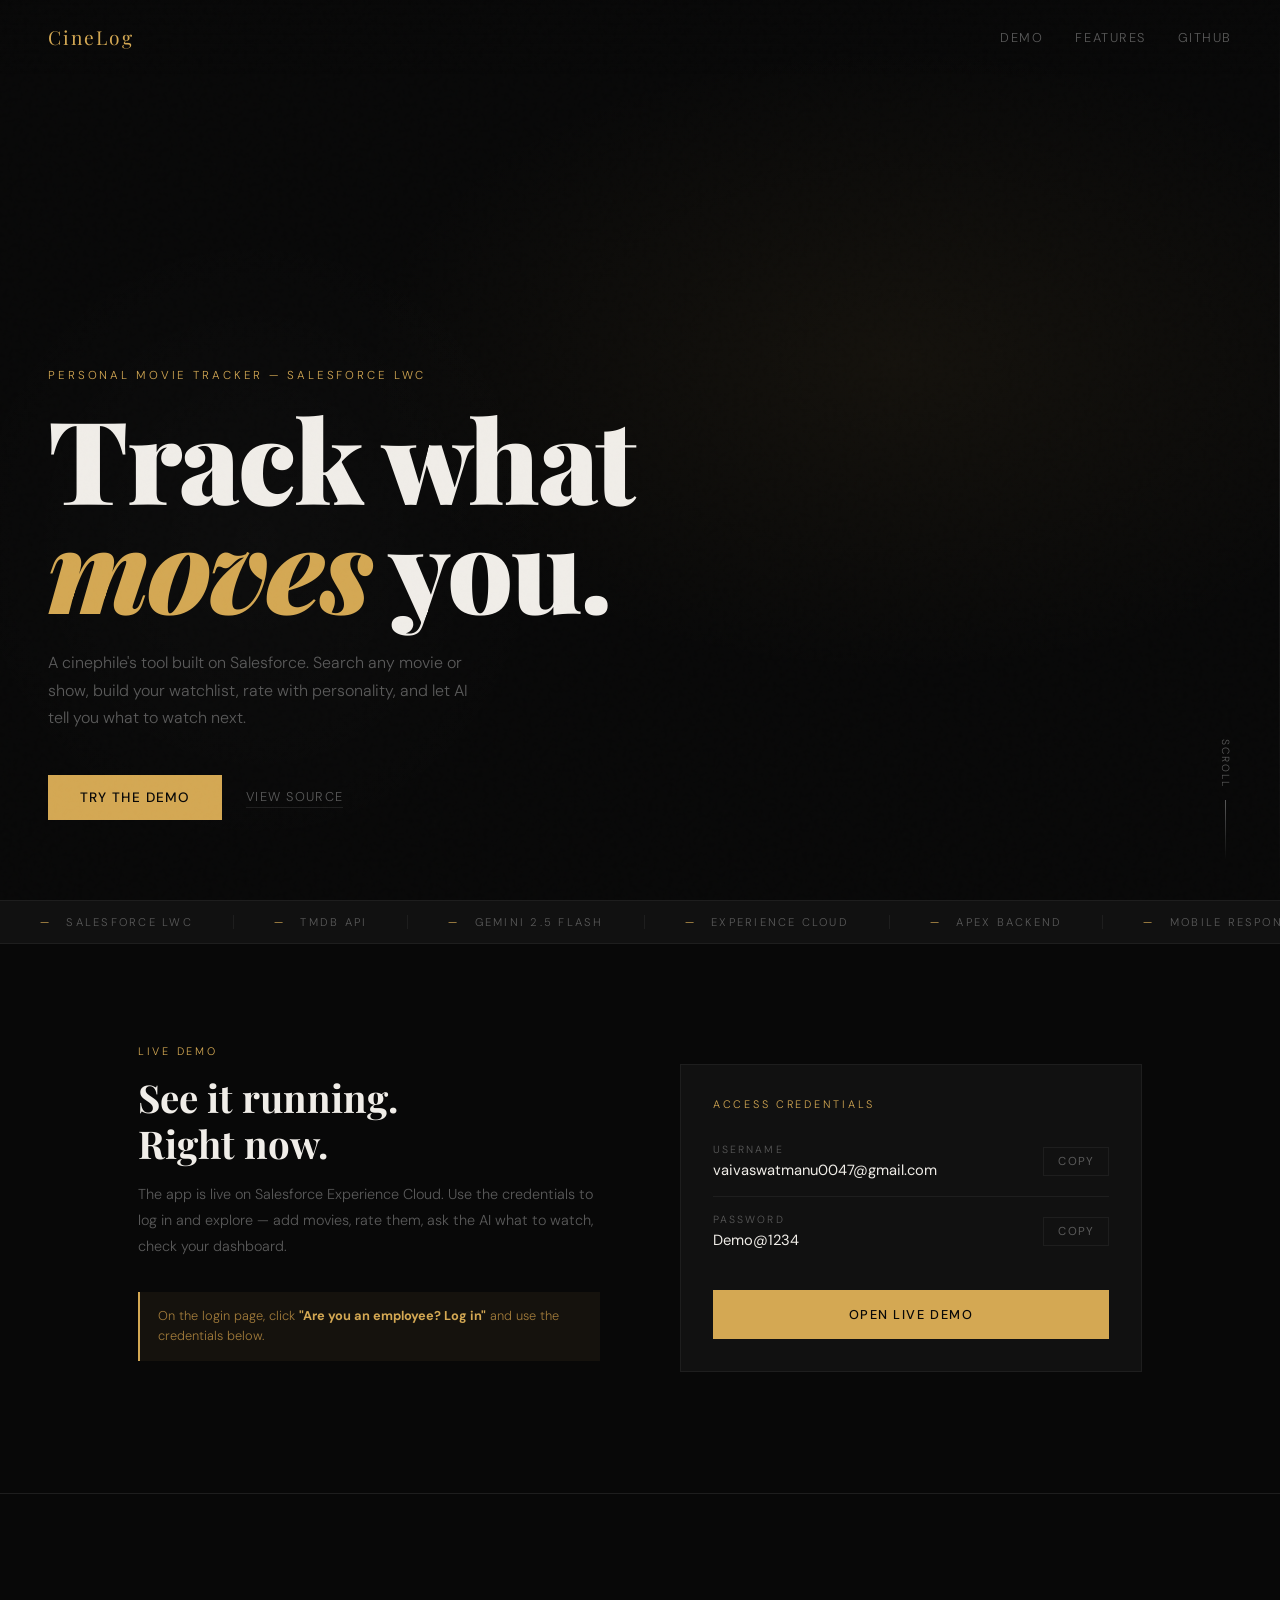
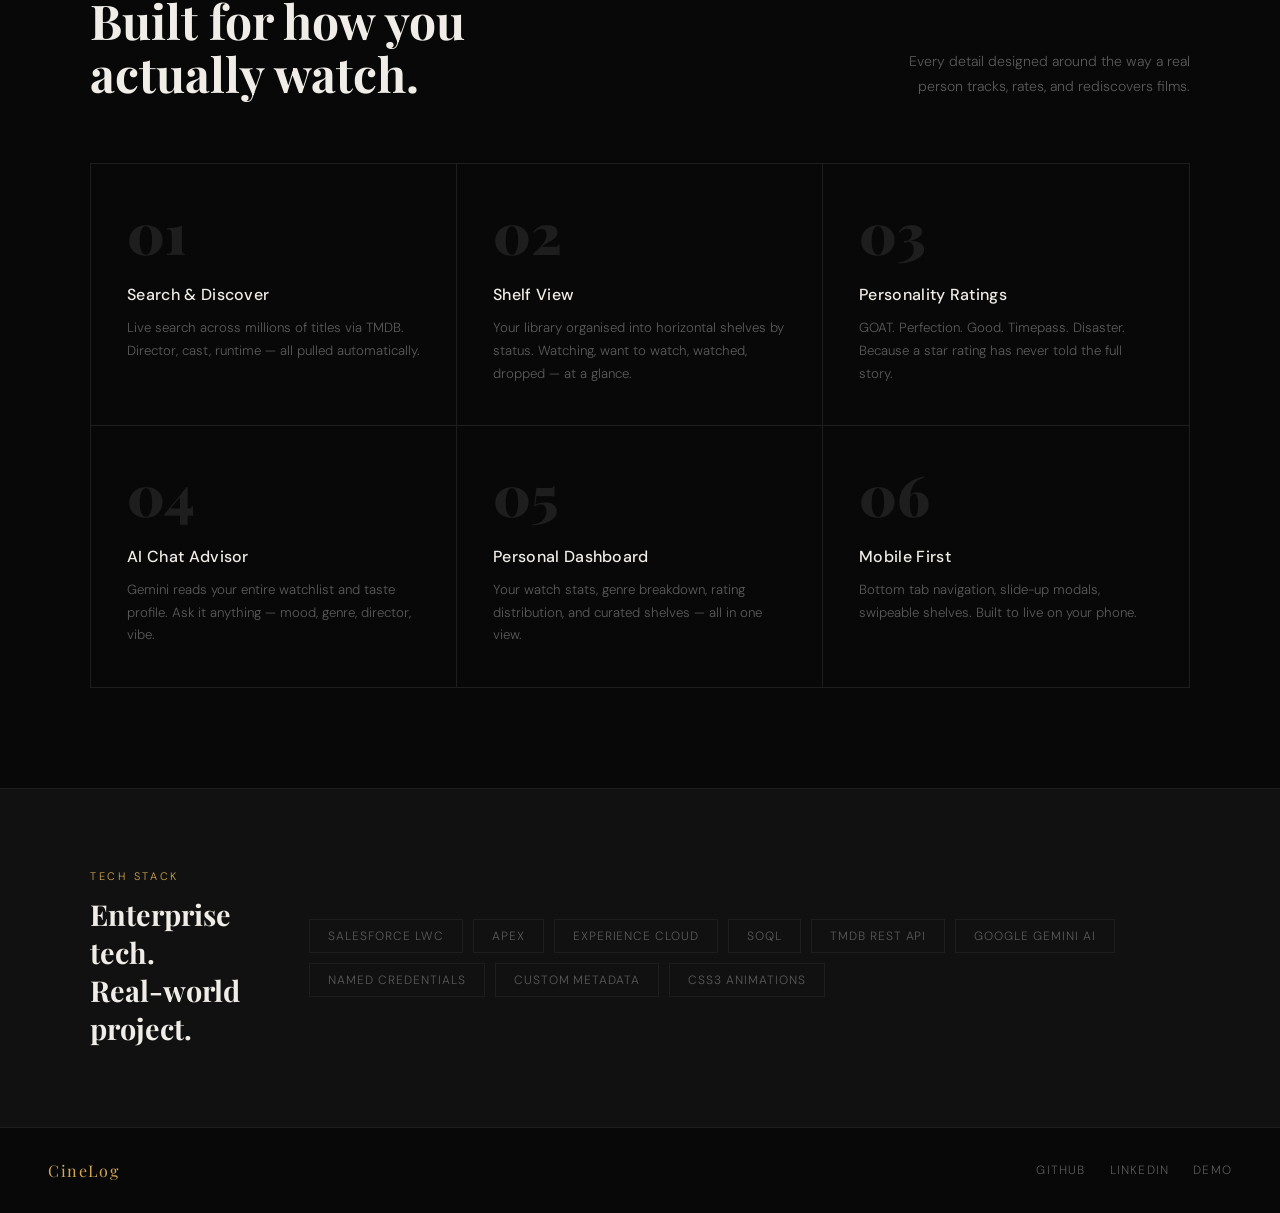
<file: docs/index.html>
<!DOCTYPE html>
<html lang="en">
<head>
    <meta charset="UTF-8" />
    <meta name="viewport" content="width=device-width, initial-scale=1.0" />
    <title>CineLog — Track What Moves You</title>
    <link rel="preconnect" href="https://fonts.googleapis.com">
    <link href="https://fonts.googleapis.com/css2?family=Playfair+Display:ital,wght@0,700;0,900;1,700&family=DM+Sans:wght@300;400;500&display=swap" rel="stylesheet">
    <style>
        :root {
            --bg:        #080808;
            --surface:   #111111;
            --border:    #1e1e1e;
            --amber:     #D4A853;
            --amber-dim: #8a6a30;
            --white:     #F0EDE8;
            --muted:     #5a5a5a;
            --mid:       #2a2a2a;
        }

        *, *::before, *::after { margin: 0; padding: 0; box-sizing: border-box; }

        html { scroll-behavior: smooth; }

        body {
            background: var(--bg);
            color: var(--white);
            font-family: 'DM Sans', sans-serif;
            font-weight: 300;
            overflow-x: hidden;
        }

        /* ── Grain overlay ── */
        body::before {
            content: '';
            position: fixed;
            inset: 0;
            background-image: url("data:image/svg+xml,%3Csvg viewBox='0 0 200 200' xmlns='http://www.w3.org/2000/svg'%3E%3Cfilter id='n'%3E%3CfeTurbulence type='fractalNoise' baseFrequency='0.9' numOctaves='4' stitchTiles='stitch'/%3E%3C/filter%3E%3Crect width='100%25' height='100%25' filter='url(%23n)' opacity='0.04'/%3E%3C/svg%3E");
            pointer-events: none;
            z-index: 100;
            opacity: 0.4;
        }

        /* ── Nav ── */
        nav {
            position: fixed;
            top: 0; left: 0; right: 0;
            z-index: 50;
            padding: 24px 48px;
            display: flex;
            justify-content: space-between;
            align-items: center;
            background: linear-gradient(to bottom, rgba(8,8,8,0.95), transparent);
        }

        .nav-logo {
            font-family: 'Playfair Display', serif;
            font-size: 1.2rem;
            letter-spacing: 0.1em;
            color: var(--amber);
        }

        .nav-links { display: flex; gap: 32px; }

        .nav-links a {
            color: var(--muted);
            text-decoration: none;
            font-size: 0.8rem;
            letter-spacing: 0.12em;
            text-transform: uppercase;
            transition: color 0.3s;
        }

        .nav-links a:hover { color: var(--white); }

        /* ── Hero ── */
        .hero {
            min-height: 100vh;
            display: flex;
            flex-direction: column;
            justify-content: flex-end;
            padding: 0 48px 80px;
            position: relative;
            overflow: hidden;
        }

        .hero-bg {
            position: absolute;
            inset: 0;
            background:
                radial-gradient(ellipse 60% 50% at 70% 40%, rgba(212,168,83,0.06) 0%, transparent 70%),
                radial-gradient(ellipse 40% 60% at 20% 60%, rgba(255,255,255,0.02) 0%, transparent 60%);
        }

        /* Decorative film strip lines */
        .hero-lines {
            position: absolute;
            right: 0; top: 0; bottom: 0;
            width: 1px;
            background: linear-gradient(to bottom, transparent, var(--border), transparent);
        }

        .hero-eyebrow {
            font-size: 0.72rem;
            letter-spacing: 0.25em;
            text-transform: uppercase;
            color: var(--amber);
            margin-bottom: 20px;
            opacity: 0;
            animation: fadeUp 0.8s ease 0.2s forwards;
        }

        .hero-title {
            font-family: 'Playfair Display', serif;
            font-size: clamp(3.5rem, 9vw, 8rem);
            font-weight: 900;
            line-height: 0.95;
            letter-spacing: -0.02em;
            color: var(--white);
            max-width: 800px;
            opacity: 0;
            animation: fadeUp 0.8s ease 0.4s forwards;
        }

        .hero-title em {
            font-style: italic;
            color: var(--amber);
        }

        .hero-sub {
            margin-top: 28px;
            font-size: 1rem;
            color: var(--muted);
            max-width: 420px;
            line-height: 1.7;
            font-weight: 300;
            opacity: 0;
            animation: fadeUp 0.8s ease 0.6s forwards;
        }

        .hero-cta-row {
            margin-top: 44px;
            display: flex;
            align-items: center;
            gap: 24px;
            opacity: 0;
            animation: fadeUp 0.8s ease 0.8s forwards;
        }

        .btn-primary {
            background: var(--amber);
            color: #080808;
            border: none;
            padding: 14px 32px;
            font-family: 'DM Sans', sans-serif;
            font-size: 0.85rem;
            font-weight: 500;
            letter-spacing: 0.08em;
            text-transform: uppercase;
            text-decoration: none;
            cursor: pointer;
            transition: background 0.3s, transform 0.2s;
            display: inline-block;
        }

        .btn-primary:hover {
            background: #e8bc6a;
            transform: translateY(-1px);
        }

        .btn-ghost {
            color: var(--muted);
            font-size: 0.8rem;
            letter-spacing: 0.1em;
            text-transform: uppercase;
            text-decoration: none;
            border-bottom: 1px solid var(--border);
            padding-bottom: 2px;
            transition: color 0.3s, border-color 0.3s;
        }

        .btn-ghost:hover { color: var(--white); border-color: var(--muted); }

        .hero-scroll {
            position: absolute;
            bottom: 40px;
            right: 48px;
            writing-mode: vertical-rl;
            font-size: 0.65rem;
            letter-spacing: 0.2em;
            text-transform: uppercase;
            color: var(--muted);
            display: flex;
            align-items: center;
            gap: 12px;
            opacity: 0;
            animation: fadeIn 1s ease 1.2s forwards;
        }

        .hero-scroll::after {
            content: '';
            width: 1px;
            height: 60px;
            background: linear-gradient(to bottom, var(--muted), transparent);
        }

        /* ── Marquee ── */
        .marquee-wrap {
            border-top: 1px solid var(--border);
            border-bottom: 1px solid var(--border);
            overflow: hidden;
            padding: 14px 0;
            background: var(--surface);
        }

        .marquee-track {
            display: flex;
            gap: 0;
            animation: marquee 20s linear infinite;
            width: max-content;
        }

        .marquee-item {
            font-size: 0.7rem;
            letter-spacing: 0.2em;
            text-transform: uppercase;
            color: var(--muted);
            padding: 0 40px;
            white-space: nowrap;
            border-right: 1px solid var(--border);
        }

        .marquee-item span { color: var(--amber); margin-right: 10px; }

        @keyframes marquee {
            from { transform: translateX(0); }
            to   { transform: translateX(-50%); }
        }

        /* ── Credentials ── */
        .credentials-section {
            padding: 100px 48px;
            max-width: 1100px;
            margin: 0 auto;
            display: grid;
            grid-template-columns: 1fr 1fr;
            gap: 80px;
            align-items: center;
        }

        .section-label {
            font-size: 0.68rem;
            letter-spacing: 0.25em;
            text-transform: uppercase;
            color: var(--amber);
            margin-bottom: 16px;
        }

        .cred-headline {
            font-family: 'Playfair Display', serif;
            font-size: 2.4rem;
            font-weight: 700;
            line-height: 1.2;
            color: var(--white);
            margin-bottom: 16px;
        }

        .cred-body {
            font-size: 0.9rem;
            color: var(--muted);
            line-height: 1.8;
            margin-bottom: 32px;
        }

        .login-note {
            background: rgba(212,168,83,0.06);
            border-left: 2px solid var(--amber);
            padding: 14px 18px;
            font-size: 0.8rem;
            color: #a07a3a;
            line-height: 1.6;
            margin-bottom: 32px;
        }

        .login-note strong { color: var(--amber); }

        .cred-card {
            background: var(--surface);
            border: 1px solid var(--border);
            padding: 32px;
        }

        .cred-row {
            display: flex;
            justify-content: space-between;
            align-items: center;
            padding: 16px 0;
            border-bottom: 1px solid var(--border);
        }

        .cred-row:last-of-type { border-bottom: none; }

        .cred-key {
            font-size: 0.65rem;
            letter-spacing: 0.2em;
            text-transform: uppercase;
            color: var(--muted);
            margin-bottom: 4px;
        }

        .cred-val {
            font-family: 'DM Sans', sans-serif;
            font-size: 0.92rem;
            color: var(--white);
            font-weight: 400;
        }

        .copy-btn {
            background: transparent;
            border: 1px solid var(--border);
            color: var(--muted);
            padding: 6px 14px;
            font-family: 'DM Sans', sans-serif;
            font-size: 0.72rem;
            letter-spacing: 0.1em;
            text-transform: uppercase;
            cursor: pointer;
            transition: all 0.2s;
        }

        .copy-btn:hover { border-color: var(--amber); color: var(--amber); }
        .copy-btn.copied { border-color: #4ade80; color: #4ade80; }

        .demo-link {
            display: block;
            background: var(--amber);
            color: #080808;
            text-align: center;
            padding: 16px;
            font-size: 0.8rem;
            font-weight: 500;
            letter-spacing: 0.12em;
            text-transform: uppercase;
            text-decoration: none;
            margin-top: 24px;
            transition: background 0.3s;
        }

        .demo-link:hover { background: #e8bc6a; }

        /* ── Features ── */
        .features-section {
            padding: 100px 48px;
            border-top: 1px solid var(--border);
        }

        .features-header {
            max-width: 1100px;
            margin: 0 auto 64px;
            display: flex;
            justify-content: space-between;
            align-items: flex-end;
        }

        .features-title {
            font-family: 'Playfair Display', serif;
            font-size: 3rem;
            font-weight: 700;
            color: var(--white);
            max-width: 400px;
            line-height: 1.1;
        }

        .features-desc {
            font-size: 0.88rem;
            color: var(--muted);
            max-width: 300px;
            line-height: 1.8;
            text-align: right;
        }

        .features-grid {
            max-width: 1100px;
            margin: 0 auto;
            display: grid;
            grid-template-columns: repeat(3, 1fr);
            border: 1px solid var(--border);
        }

        .feature-item {
            padding: 40px 36px;
            border-right: 1px solid var(--border);
            border-bottom: 1px solid var(--border);
            position: relative;
            overflow: hidden;
            transition: background 0.3s;
        }

        .feature-item:hover { background: rgba(212,168,83,0.03); }

        .feature-item:nth-child(3n) { border-right: none; }
        .feature-item:nth-child(n+4) { border-bottom: none; }

        .feature-num {
            font-family: 'Playfair Display', serif;
            font-size: 3.5rem;
            font-weight: 900;
            color: var(--border);
            line-height: 1;
            margin-bottom: 24px;
            transition: color 0.3s;
        }

        .feature-item:hover .feature-num { color: var(--mid); }

        .feature-name {
            font-size: 1rem;
            font-weight: 500;
            color: var(--white);
            margin-bottom: 12px;
            letter-spacing: 0.02em;
        }

        .feature-text {
            font-size: 0.83rem;
            color: var(--muted);
            line-height: 1.7;
        }

        /* ── Tech ── */
        .tech-section {
            padding: 80px 48px;
            border-top: 1px solid var(--border);
            background: var(--surface);
        }

        .tech-inner {
            max-width: 1100px;
            margin: 0 auto;
            display: flex;
            justify-content: space-between;
            align-items: center;
            gap: 48px;
        }

        .tech-left .section-label { margin-bottom: 12px; }

        .tech-title {
            font-family: 'Playfair Display', serif;
            font-size: 1.8rem;
            color: var(--white);
            font-weight: 700;
        }

        .tech-pills {
            display: flex;
            flex-wrap: wrap;
            gap: 10px;
        }

        .tech-pill {
            border: 1px solid var(--border);
            padding: 8px 18px;
            font-size: 0.75rem;
            letter-spacing: 0.08em;
            color: var(--muted);
            text-transform: uppercase;
            transition: all 0.2s;
        }

        .tech-pill:hover { border-color: var(--amber-dim); color: var(--amber); }

        /* ── Footer ── */
        footer {
            border-top: 1px solid var(--border);
            padding: 32px 48px;
            display: flex;
            justify-content: space-between;
            align-items: center;
        }

        .footer-logo {
            font-family: 'Playfair Display', serif;
            font-size: 1rem;
            color: var(--amber);
            letter-spacing: 0.1em;
        }

        .footer-links { display: flex; gap: 24px; }

        .footer-links a {
            font-size: 0.75rem;
            letter-spacing: 0.1em;
            text-transform: uppercase;
            color: var(--muted);
            text-decoration: none;
            transition: color 0.2s;
        }

        .footer-links a:hover { color: var(--white); }

        /* ── Animations ── */
        @keyframes fadeUp {
            from { opacity: 0; transform: translateY(24px); }
            to   { opacity: 1; transform: translateY(0); }
        }

        @keyframes fadeIn {
            from { opacity: 0; }
            to   { opacity: 1; }
        }

        /* ── Mobile ── */
        @media (max-width: 768px) {
            nav { padding: 20px 24px; }
            .nav-links { display: none; }

            .hero { padding: 0 24px 60px; }
            .hero-title { font-size: clamp(2.8rem, 12vw, 4rem); }
            .hero-scroll { display: none; }

            .credentials-section {
                grid-template-columns: 1fr;
                gap: 40px;
                padding: 60px 24px;
            }

            .features-section { padding: 60px 24px; }
            .features-header {
                flex-direction: column;
                align-items: flex-start;
                gap: 16px;
            }
            .features-desc { text-align: left; }
            .features-grid { grid-template-columns: 1fr; }
            .feature-item { border-right: none; }
            .feature-item:nth-child(n+4) { border-bottom: 1px solid var(--border); }
            .feature-item:last-child { border-bottom: none; }

            .tech-section { padding: 60px 24px; }
            .tech-inner { flex-direction: column; align-items: flex-start; }

            footer { flex-direction: column; gap: 16px; padding: 24px; }
        }
    </style>
</head>
<body>

    <!-- ── Nav ── -->
    <nav>
        <div class="nav-logo">CineLog</div>
        <div class="nav-links">
            <a href="#demo">Demo</a>
            <a href="#features">Features</a>
            <a href="https://github.com/vaivaswatmanu/CineLog" target="_blank">GitHub</a>
        </div>
    </nav>

    <!-- ── Hero ── -->
    <section class="hero">
        <div class="hero-bg"></div>
        <div class="hero-lines"></div>

        <div class="hero-eyebrow">Personal Movie Tracker — Salesforce LWC</div>
        <h1 class="hero-title">Track what<br><em>moves</em> you.</h1>
        <p class="hero-sub">
            A cinephile's tool built on Salesforce. Search any movie or show,
            build your watchlist, rate with personality, and let AI
            tell you what to watch next.
        </p>
        <div class="hero-cta-row">
            <a href="#demo" class="btn-primary">Try the Demo</a>
            <a href="https://github.com/vaivaswatmanu/CineLog" target="_blank" class="btn-ghost">View Source</a>
        </div>

        <div class="hero-scroll">Scroll</div>
    </section>

    <!-- ── Marquee ── -->
    <div class="marquee-wrap">
        <div class="marquee-track">
            <div class="marquee-item"><span>—</span> Salesforce LWC</div>
            <div class="marquee-item"><span>—</span> TMDB API</div>
            <div class="marquee-item"><span>—</span> Gemini 2.5 Flash</div>
            <div class="marquee-item"><span>—</span> Experience Cloud</div>
            <div class="marquee-item"><span>—</span> Apex Backend</div>
            <div class="marquee-item"><span>—</span> Mobile Responsive</div>
            <div class="marquee-item"><span>—</span> AI Chat Advisor</div>
            <div class="marquee-item"><span>—</span> Salesforce LWC</div>
            <div class="marquee-item"><span>—</span> TMDB API</div>
            <div class="marquee-item"><span>—</span> Gemini 2.5 Flash</div>
            <div class="marquee-item"><span>—</span> Experience Cloud</div>
            <div class="marquee-item"><span>—</span> Apex Backend</div>
            <div class="marquee-item"><span>—</span> Mobile Responsive</div>
            <div class="marquee-item"><span>—</span> AI Chat Advisor</div>
        </div>
    </div>

    <!-- ── Demo / Credentials ── -->
    <section class="credentials-section" id="demo">
        <div>
            <div class="section-label">Live Demo</div>
            <h2 class="cred-headline">See it running.<br>Right now.</h2>
            <p class="cred-body">
                The app is live on Salesforce Experience Cloud.
                Use the credentials to log in and explore — add movies,
                rate them, ask the AI what to watch, check your dashboard.
            </p>
            <div class="login-note">
                On the login page, click <strong>"Are you an employee? Log in"</strong>
                and use the credentials below.
            </div>
        </div>

        <div class="cred-card">
            <div class="section-label">Access Credentials</div>

            <div class="cred-row">
                <div>
                    <div class="cred-key">Username</div>
                    <div class="cred-val" id="username">vaivaswatmanu0047@gmail.com</div>
                </div>
                <button class="copy-btn" onclick="copyField('username', this)">Copy</button>
            </div>

            <div class="cred-row">
                <div>
                    <div class="cred-key">Password</div>
                    <div class="cred-val" id="password">Demo@1234</div>
                </div>
                <button class="copy-btn" onclick="copyField('password', this)">Copy</button>
            </div>

            <a class="demo-link"
               href="https://orgfarm-b782f2a9bf-dev-ed.develop.my.site.com/CineLog"
               target="_blank">
                Open Live Demo
            </a>
        </div>
    </section>

    <!-- ── Features ── -->
    <section class="features-section" id="features">
        <div class="features-header">
            <h2 class="features-title">Built for how you actually watch.</h2>
            <p class="features-desc">Every detail designed around the way a real person tracks, rates, and rediscovers films.</p>
        </div>

        <div class="features-grid">
            <div class="feature-item">
                <div class="feature-num">01</div>
                <div class="feature-name">Search & Discover</div>
                <div class="feature-text">Live search across millions of titles via TMDB. Director, cast, runtime — all pulled automatically.</div>
            </div>
            <div class="feature-item">
                <div class="feature-num">02</div>
                <div class="feature-name">Shelf View</div>
                <div class="feature-text">Your library organised into horizontal shelves by status. Watching, want to watch, watched, dropped — at a glance.</div>
            </div>
            <div class="feature-item">
                <div class="feature-num">03</div>
                <div class="feature-name">Personality Ratings</div>
                <div class="feature-text">GOAT. Perfection. Good. Timepass. Disaster. Because a star rating has never told the full story.</div>
            </div>
            <div class="feature-item">
                <div class="feature-num">04</div>
                <div class="feature-name">AI Chat Advisor</div>
                <div class="feature-text">Gemini reads your entire watchlist and taste profile. Ask it anything — mood, genre, director, vibe.</div>
            </div>
            <div class="feature-item">
                <div class="feature-num">05</div>
                <div class="feature-name">Personal Dashboard</div>
                <div class="feature-text">Your watch stats, genre breakdown, rating distribution, and curated shelves — all in one view.</div>
            </div>
            <div class="feature-item">
                <div class="feature-num">06</div>
                <div class="feature-name">Mobile First</div>
                <div class="feature-text">Bottom tab navigation, slide-up modals, swipeable shelves. Built to live on your phone.</div>
            </div>
        </div>
    </section>

    <!-- ── Tech Stack ── -->
    <section class="tech-section">
        <div class="tech-inner">
            <div class="tech-left">
                <div class="section-label">Tech Stack</div>
                <div class="tech-title">Enterprise tech.<br>Real-world project.</div>
            </div>
            <div class="tech-pills">
                <div class="tech-pill">Salesforce LWC</div>
                <div class="tech-pill">Apex</div>
                <div class="tech-pill">Experience Cloud</div>
                <div class="tech-pill">SOQL</div>
                <div class="tech-pill">TMDB REST API</div>
                <div class="tech-pill">Google Gemini AI</div>
                <div class="tech-pill">Named Credentials</div>
                <div class="tech-pill">Custom Metadata</div>
                <div class="tech-pill">CSS3 Animations</div>
            </div>
        </div>
    </section>

    <!-- ── Footer ── -->
    <footer>
        <div class="footer-logo">CineLog</div>
        <div class="footer-links">
            <a href="https://github.com/vaivaswatmanu/CineLog" target="_blank">GitHub</a>
            <a href="https://www.linkedin.com/in/vaivaswatmanu" target="_blank">LinkedIn</a>
            <a href="#demo">Demo</a>
        </div>
    </footer>

    <script>
        function copyField(id, btn) {
            const text = document.getElementById(id).innerText;
            navigator.clipboard.writeText(text).then(() => {
                btn.innerText = 'Copied';
                btn.classList.add('copied');
                setTimeout(() => {
                    btn.innerText = 'Copy';
                    btn.classList.remove('copied');
                }, 2000);
            });
        }

        // Subtle scroll reveal
        const observer = new IntersectionObserver((entries) => {
            entries.forEach(e => {
                if (e.isIntersecting) {
                    e.target.style.opacity = '1';
                    e.target.style.transform = 'translateY(0)';
                }
            });
        }, { threshold: 0.1 });

        document.querySelectorAll('.feature-item, .cred-card, .tech-pill').forEach(el => {
            el.style.opacity = '0';
            el.style.transform = 'translateY(16px)';
            el.style.transition = 'opacity 0.6s ease, transform 0.6s ease';
            observer.observe(el);
        });
    </script>

</body>
</html>
</file>
